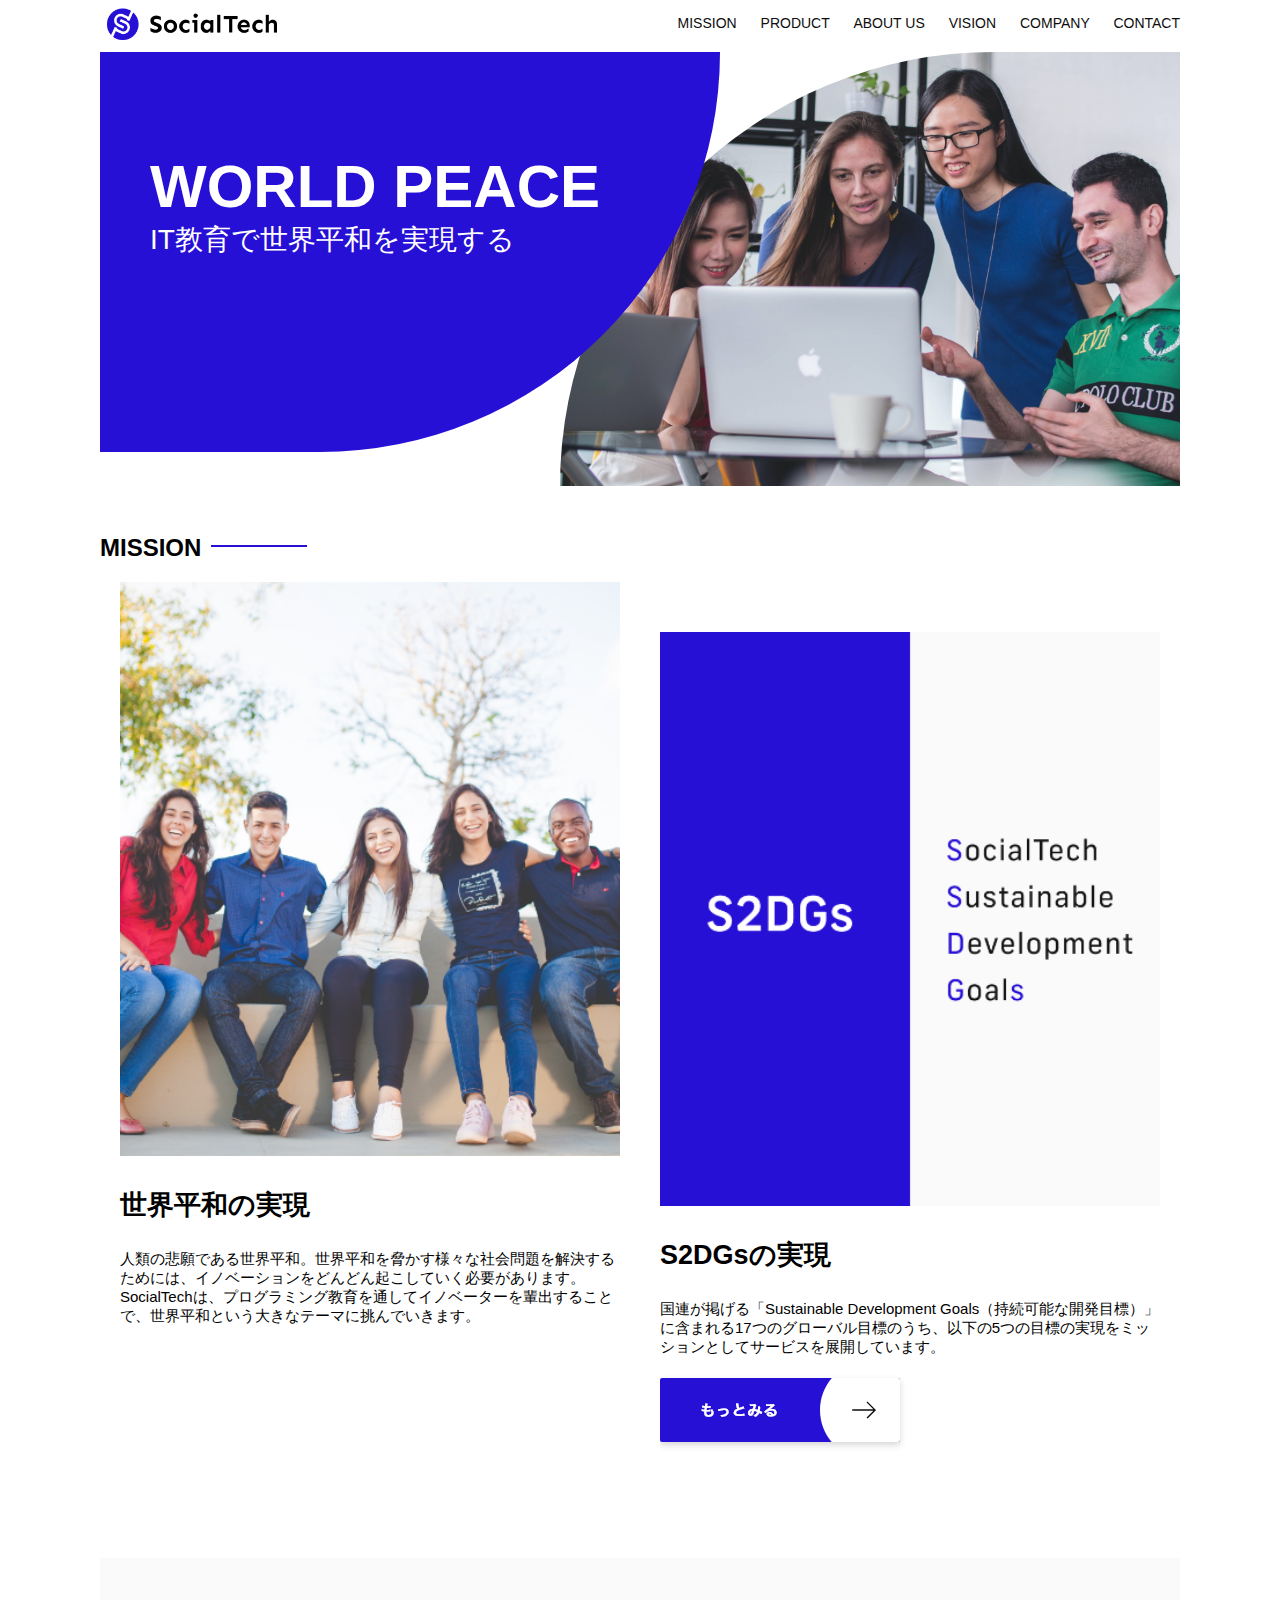
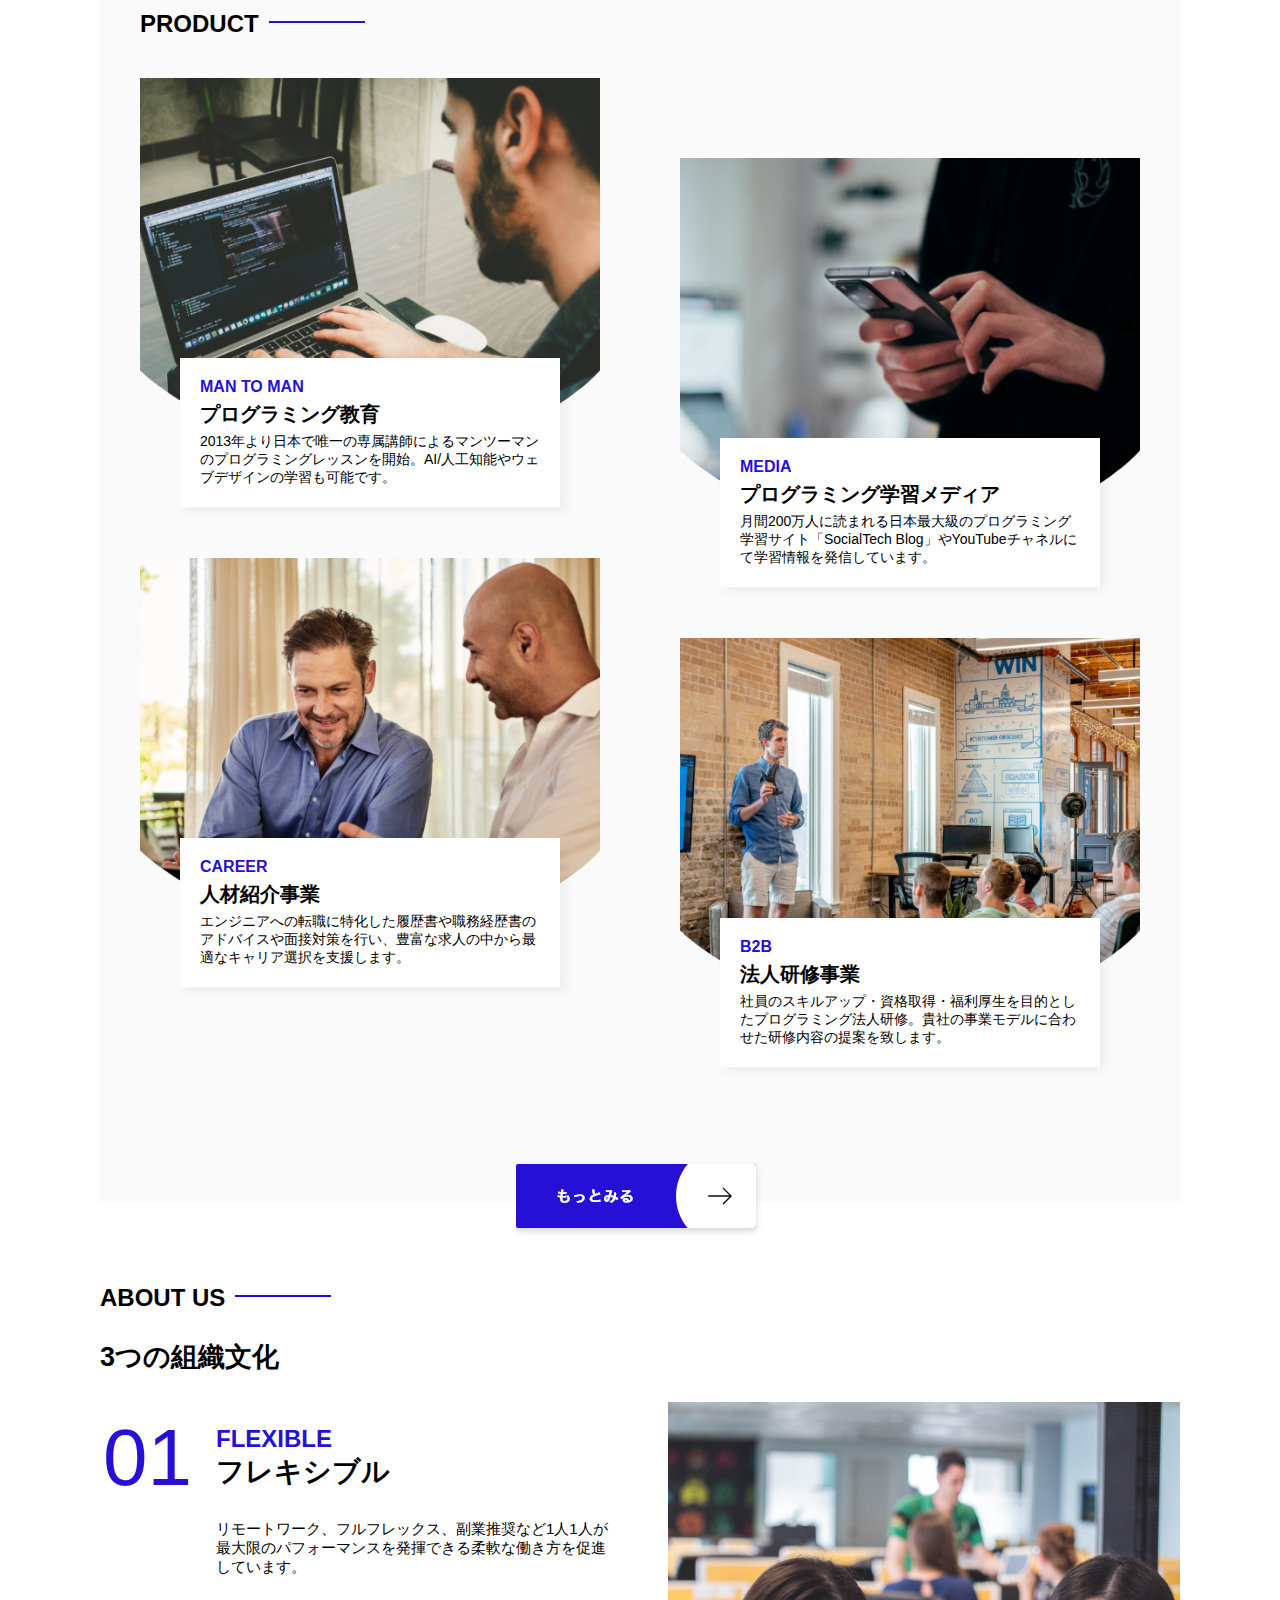
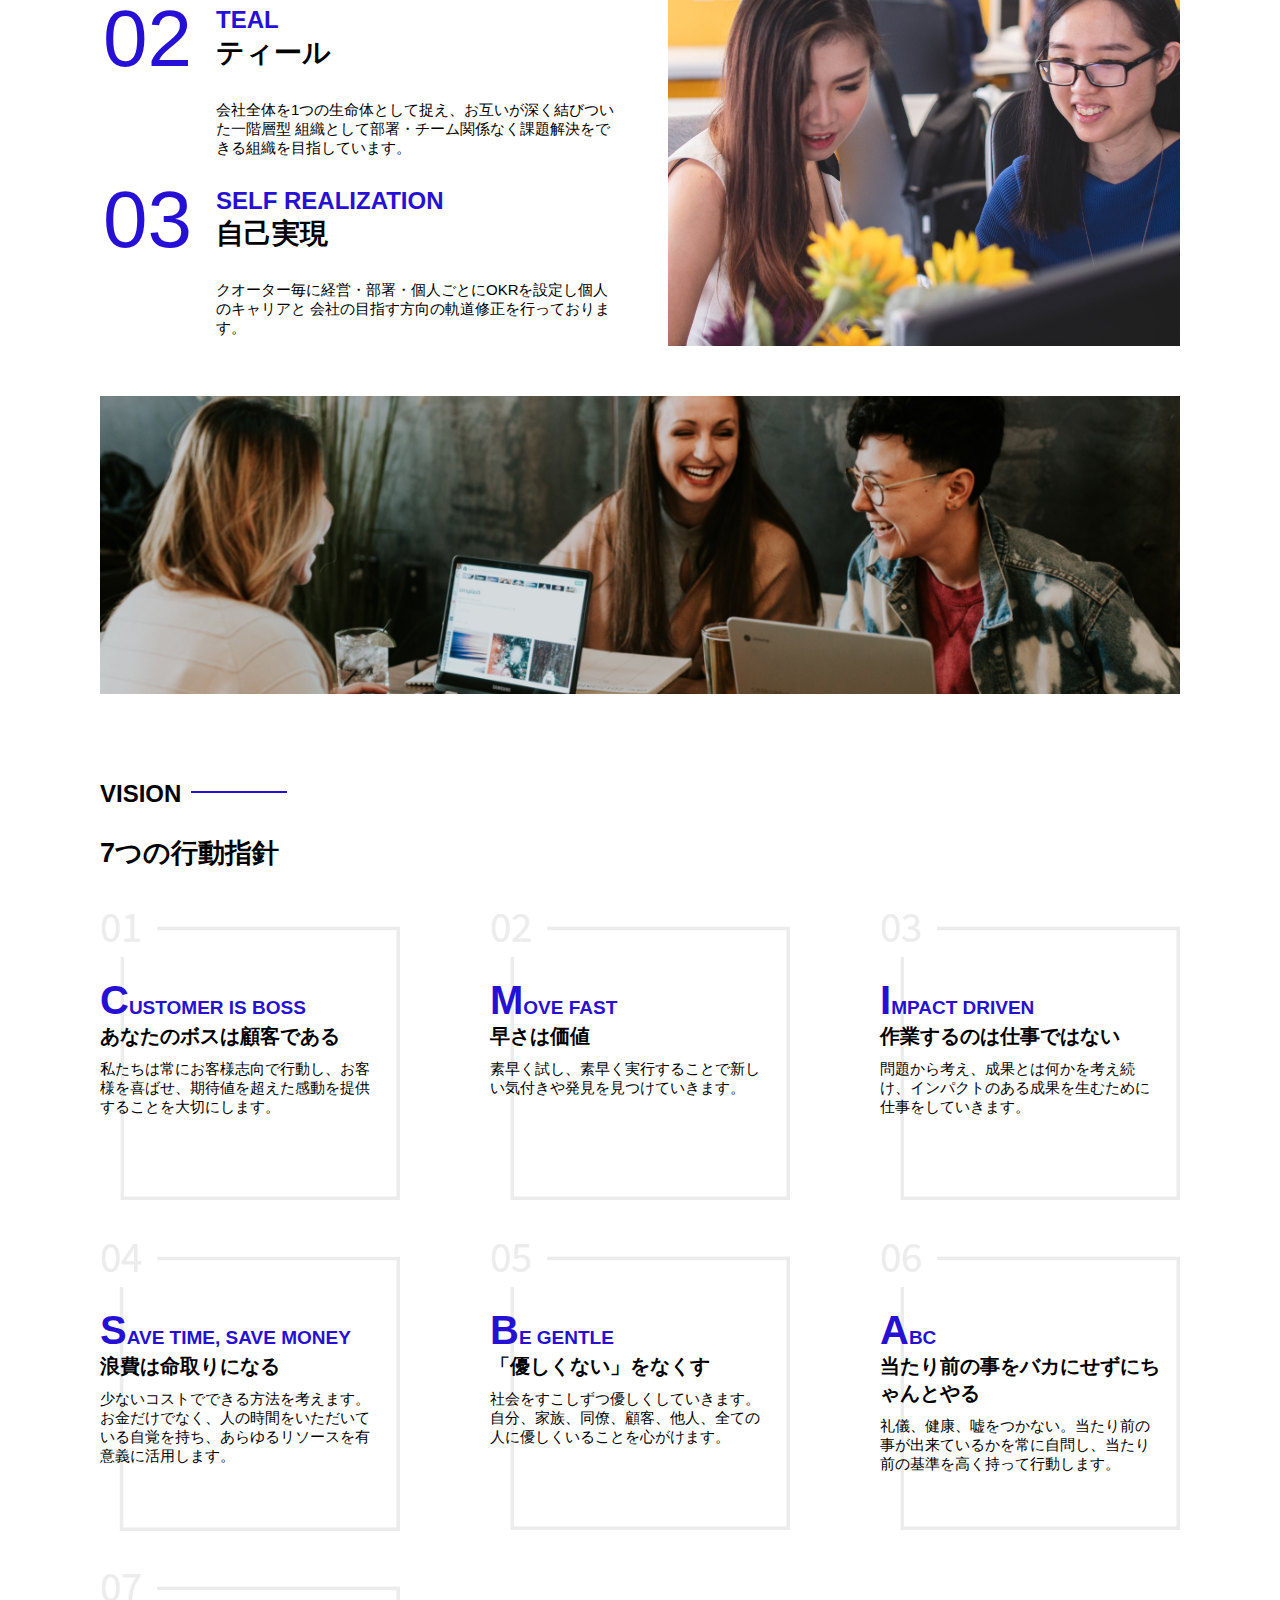
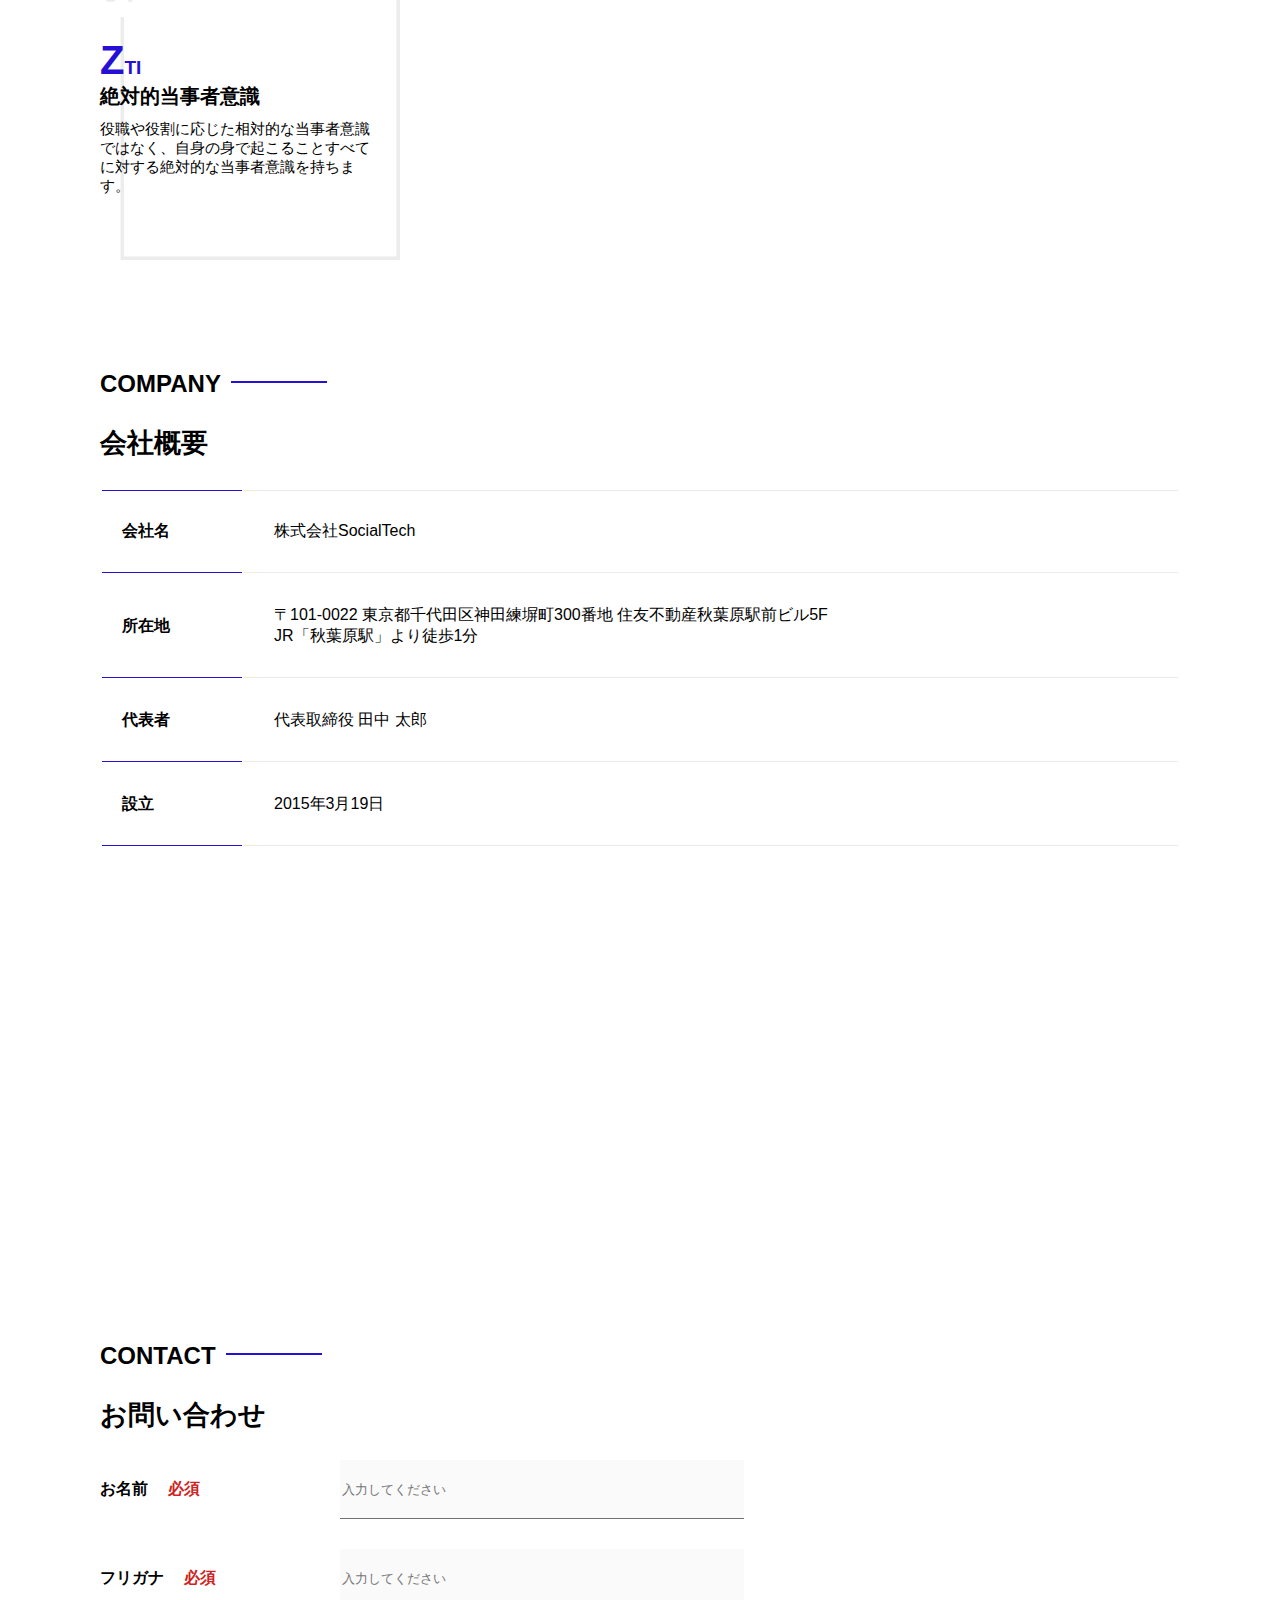
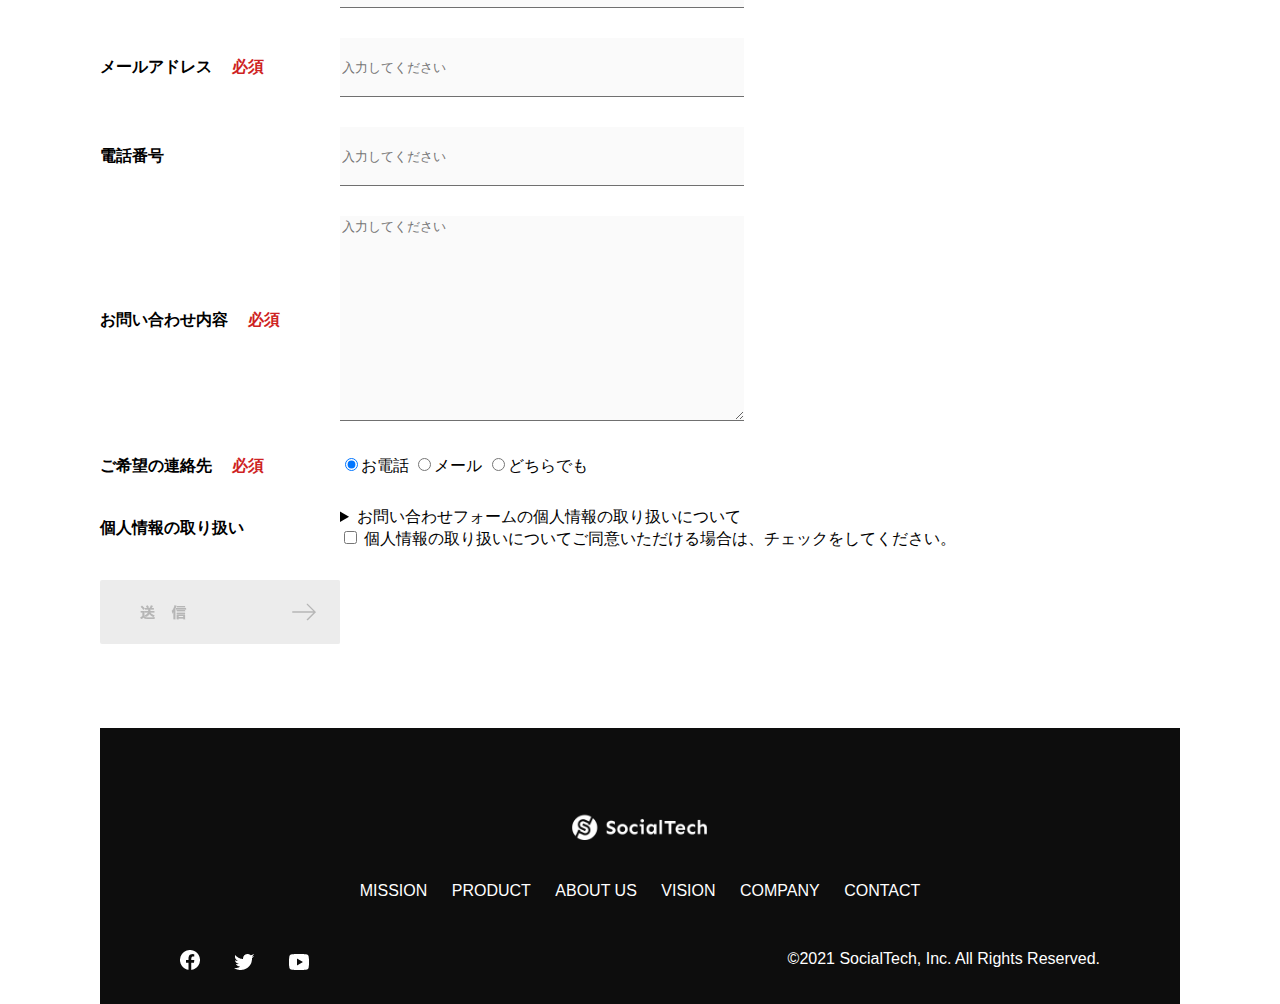
<file: kadai_tutorial_output/index.html>
<!DOCTYPE html>
<html lang="en">

<head>
  <title>SocialTech</title>
  <meta charset="UTF-8">
  <meta name="description" content="SocialTechはEdTech業界のリーディングカンパニーを目指します。">
  <meta name="viewport" content="width=device-width, initial-scale=1.0">
  <link rel="stylesheet" href="style.css">
</head>

<body>
  <!-- ヘッダー -->
  <header>
    <!-- ロゴ -->
    <a href="index.html" id="logo"><img src="images/logo.png" alt="トップページに戻る"></a>
      <!-- PC用ナビゲーション -->
      <nav id="nav-pc">
        <a href="mission.html">MISSION</a>
        <a href="product.html">PRODUCT</a>
        <a href="index.html#aboutus">ABOUT US</a>
        <a href="index.html#vision">VISION</a>
        <a href="index.html#company">COMPANY</a>
        <a href="index.html#contact">CONTACT</a>
      </nav>
        <!-- スマホ用メニューボタン -->
    <img id="menu-sp" src="images/button-menu.png" alt="ナビゲーションを開く" onclick="document.getElementById('nav-sp').style.display = 'block'">
    <!-- スマホ用ナビゲーション -->
    <nav id="nav-sp">
      <img id="close" src="images/button-close.png" alt="ナビゲーションを閉じる" onclick="document.getElementById('nav-sp').style.display = 'none'">
      <a id="logo-sp" href="index.html" onclick="document.getElementById('nav-sp').style.display = 'none'"><img
          src="images/logo-sp.png" alt="トップページに戻る"></a>
      <a class="menu" href="mission.html" onclick="document.getElementById('nav-sp').style.display = 'none'">MISSION</a>
      <a class="menu" href="product.html" onclick="document.getElementById('nav-sp').style.display = 'none'">PRODUCT</a>
      <a class="menu" href="index.html#aboutus" onclick="document.getElementById('nav-sp').style.display = 'none'">ABOUT
        US</a>
      <a class="menu" href="index.html#vision"
        onclick="document.getElementById('nav-sp').style.display = 'none'">VISION</a>
      <a class="menu" href="index.html#company"
        onclick="document.getElementById('nav-sp').style.display = 'none'">COMPANY</a>
      <a class="menu" href="index.html#contact"
        onclick="document.getElementById('nav-sp').style.display = 'none'">CONTACT</a>
      <div id="sns">
        <a href="https://www.facebook.com/sejuku2013"><img src="images/button-facebook.png" alt="Facebookのリンク"></a>
        <a href="https://twitter.com/samuraijuku"><img src="images/button-twitter.png" alt="Twitterのリンク"></a>
        <a href="https://www.youtube.com/channel/UCCFOQO5aDK0xXam4cUQXT8g"><img src="images/button-youtube.png" alt="YouTubeのリンク"></a>
      </div>
    </nav>
  </header>
  <main>
    <article>
      <!-- メインビジュアル -->
      <section id="main-visual">
        <div id="main-message">
          <h1>WORLD PEACE</h1>
          <p>IT教育で世界平和を実現する</p>
        </div>
        <img src="images/index/index-main.png" alt="PCの周りに集まる多国籍の仲間たち">
      </section>
      <!-- ミッション -->
      <section id="mission">
        <h2 class="index-h2">MISSION</h2>
        <div id="mission-flex">
          <div>
            <img id="mission-photo" src="images/index/index-mission.png" alt="屋外のベンチで写真を撮影する多国籍の仲間たち">
            <h3>世界平和の実現</h3>
            <p>
              人類の悲願である世界平和。世界平和を脅かす様々な社会問題を解決するためには、イノベーションをどんどん起こしていく必要があります。SocialTechは、プログラミング教育を通してイノベーターを輩出することで、世界平和という大きなテーマに挑んでいきます。
            </p>
          </div>
          <div>
            <img id="s2dgs" src="images/index/s2dgs.png" alt="S2DGs">
            <h3>S2DGsの実現</h3>
            <p>国連が掲げる「Sustainable Development Goals（持続可能な開発目標）」に含まれる17つのグローバル目標のうち、以下の5つの目標の実現をミッションとしてサービスを展開しています。</p>
            <a href="mission.html">
              <img src="images/button-more.png" alt="もっとみる">
            </a>
          </div>
        </div>
      </section>
      <!-- プロダクト -->
      <section id="product">
        <h2 class="index-h2">PRODUCT</h2>
        <div>
          <div id="product-left">
            <div>
              <img class="product-photo" src="images/index/index-mantoman.png" alt="PCでコードを書く男性">
              <div class="product-explain">
                <span>MAN TO MAN</span>
                <h3>プログラミング教育</h3>
                <p>2013年より日本で唯一の専属講師によるマンツーマンのプログラミングレッスンを開始。AI/人工知能やウェブデザインの学習も可能です。</p>
              </div>
            </div>
            <div>
              <img class="product-photo" src="images/index/index-career.png" alt="笑顔で話し合う2人の男性">
              <div class="product-explain">
                <span>CAREER</span>
                <h3>人材紹介事業</h3>
                <p>エンジニアへの転職に特化した履歴書や職務経歴書のアドバイスや面接対策を行い、豊富な求人の中から最適なキャリア選択を支援します。</p>
              </div>
            </div>
          </div>
          <div id="product-right">
            <div>
              <img class="product-photo" src="images/index/index-media.png" alt="スマートフォンを操作する人">
              <div class="product-explain">
                <span>MEDIA</span>
                <h3>プログラミング学習メディア</h3>
                <p>月間200万人に読まれる日本最大級のプログラミング学習サイト「SocialTech Blog」やYouTubeチャネルにて学習情報を発信しています。</p>
              </div>
            </div>
            <div>
              <img class="product-photo" src="images/index/index-b2b.png" alt="講演中の男性とそれを聴く人々">
              <div class="product-explain">
                <span>B2B</span>
                <h3>法人研修事業</h3>
                <p>社員のスキルアップ・資格取得・福利厚生を目的としたプログラミング法人研修。貴社の事業モデルに合わせた研修内容の提案を致します。</p>
              </div>
            </div>
          </div>
        </div>
        <div>
          <a id="product-more" href="product.html">
            <img src="images/button-more.png" alt="もっとみる">
          </a>
        </div>
      </section>
      <!-- ABOUT US -->
      <section id="aboutus">
        <h2 class="index-h2">ABOUT US</h2>
        <h3>3つの組織文化</h3>
        <div>
          <table class="culture-table">
            <tr>
              <td>
                <span class="culture-num">01</span>
              </td>
              <td>
                <span class="culture-en">FLEXIBLE</span>
                <span class="culture-jp">フレキシブル</span>
              </td>
            </tr>
            <tr>
              <td>
                <!-- 空のセル -->
              </td>
              <td>
                <p class="culture-description">
                  リモートワーク、フルフレックス、副業推奨など1人1人が最大限のパフォーマンスを発揮できる柔軟な働き方を促進しています。
                </p>
              </td>
            </tr>
            <tr>
              <td>
                <span class="culture-num">02</span>
              </td>
              <td>
                <span class="culture-en">TEAL</span>
                <span class="culture-jp">ティール</span>
              </td>
            </tr>
            <tr>
              <td>
                <!-- 空のセル -->
              </td>
              <td>
                <p class="culture-description">
                  会社全体を1つの生命体として捉え、お互いが深く結びついた一階層型
                  組織として部署・チーム関係なく課題解決をできる組織を目指しています。
                </p>
              </td>
            </tr>
            <tr>
              <td>
                <span class="culture-num">03</span>
              </td>
              <td>
                <span class="culture-en">SELF REALIZATION</span>
                <span class="culture-jp">自己実現</span>
              </td>
            </tr>
            <tr>
              <td>
                <!-- 空のセル -->
              </td>
              <td>
                <p class="culture-description">
                  クオーター毎に経営・部署・個人ごとにOKRを設定し個人のキャリアと
                  会社の目指す方向の軌道修正を行っております。
                </p>
              </td>
            </tr>
          </table>
          <img class="culture-img" src="images/index/index-aboutus1.png" alt="笑顔で話し合う2人の女性">
        </div>
        <img class="culture-img2" src="images/index/index-aboutus2.png" alt="笑顔で話し合う3人の男女">
      </section>
      <!-- VISION -->
      <section id="vision">
        <h2 class="index-h2">VISION</h2>
        <h3>7つの行動指針</h3>
        <div>
          <div class="vision-box">
            <img src="images/index/vision-01.png" alt="01">
            <span>
              <h4>CUSTOMER IS BOSS</h4>
              <h5>あなたのボスは顧客である</h5>
              <p>私たちは常にお客様志向で行動し、お客様を喜ばせ、期待値を超えた感動を提供することを大切にします。</p>
            </span>
          </div>
          <div class="vision-box">
            <img src="images/index/vision-02.png" alt="02">
            <span>
              <h4>MOVE FAST</h4>
              <h5>早さは価値</h5>
              <p>素早く試し、素早く実行することで新しい気付きや発見を見つけていきます。</p>
            </span>
          </div>
          <div class="vision-box">
            <img src="images/index/vision-03.png" alt="03">
            <span>
              <h4>IMPACT DRIVEN</h4>
              <h5>作業するのは仕事ではない</h5>
              <p>問題から考え、成果とは何かを考え続け、インパクトのある成果を生むために仕事をしていきます。</p>
            </span>
          </div>
          <div class="vision-box">
            <img src="images/index/vision-04.png" alt="04">
            <span>
              <h4>SAVE TIME, SAVE MONEY</h4>
              <h5>浪費は命取りになる</h5>
              <p>少ないコストでできる方法を考えます。お金だけでなく、人の時間をいただいている自覚を持ち、あらゆるリソースを有意義に活用します。</p>
            </span>
          </div>
          <div class="vision-box">
            <img src="images/index/vision-05.png" alt="05">
            <span>
              <h4>BE GENTLE</h4>
              <h5>「優しくない」をなくす</h5>
              <p>社会をすこしずつ優しくしていきます。自分、家族、同僚、顧客、他人、全ての人に優しくいることを心がけます。</p>
            </span>
          </div>
          <div class="vision-box">
            <img src="images/index/vision-06.png" alt="06">
            <span>
              <h4>ABC</h4>
              <h5>当たり前の事をバカにせずにちゃんとやる</h5>
              <p>礼儀、健康、嘘をつかない。当たり前の事が出来ているかを常に自問し、当たり前の基準を高く持って行動します。</p>
            </span>
          </div>
          <div class="vision-box">
            <img src="images/index/vision-07.png" alt="07">
            <span>
              <h4>ZTI</h4>
              <h5>絶対的当事者意識</h5>
              <p>役職や役割に応じた相対的な当事者意識ではなく、自身の身で起こることすべてに対する絶対的な当事者意識を持ちます。</p>
            </span>
          </div>
        </div>
      </section>
      <!-- COMPANY -->
      <section id="company">
        <h2 class="index-h2">COMPANY</h2>
        <h3>会社概要</h3>
        <table id="company-table">
          <tr>
            <th class="tableheader-first">会社名</th>
            <td class="cell-first">株式会社SocialTech</td>
          </tr>
          <tr>
            <th class="tableheader">所在地</th>
            <td class="cell">〒101-0022 東京都千代田区神田練塀町300番地 住友不動産秋葉原駅前ビル5F<br>JR「秋葉原駅」より徒歩1分</td>
          </tr>
          <tr>
            <th class="tableheader">代表者</th>
            <td class="cell">代表取締役 田中 太郎</td>
          </tr>
          <tr>
            <th class="tableheader">設立</th>
            <td class="cell">2015年3月19日</td>
          </tr>
        </table>
        <iframe
          src="https://www.google.com/maps/embed?pb=!1m18!1m12!1m3!1d3240.0688551336807!2d139.7720776771055!3d35.69992317258124!2m3!1f0!2f0!3f0!3m2!1i1024!2i768!4f13.1!3m3!1m2!1s0x60188fee13660e23%3A0x77137876edf742ac!2z5L2P5Y-L5LiN5YuV55Sj56eL6JGJ5Y6f6aeF5YmN44OT44Or!5e0!3m2!1sja!2sjp!4v1704858013291!5m2!1sja!2sjp"
          style="border:0;" allowfullscreen="" loading="lazy">
        </iframe>
      </section>
      <!-- お問い合わせフォーム -->
      <section id="contact">
        <h2 class="index-h2">CONTACT</h2>
        <h3>お問い合わせ</h3>
        <form>
          <div>
            <div class="contact-heading">
              <label class="contact-label">お名前<span class="contact-span">必須</span></label>
            </div>
            <div>
              <input type="text" name="name" placeholder="入力してください" class="contact-textbox">
            </div>
          </div>
          <div>
            <div class="contact-heading">
              <label class="contact-label">フリガナ<span class="contact-span">必須</span></label>
            </div>
            <div>
              <input type="text" name="hurigana" placeholder="入力してください" class="contact-textbox">
            </div>
          </div>
          <div>
            <div class="contact-heading">
              <label class="contact-label">メールアドレス<span class="contact-span">必須</span></label>
            </div>
            <div>
              <input type="text" name="email" placeholder="入力してください" class="contact-textbox">
            </div>
          </div>
          <div>
            <div class="contact-heading">
              <label class="contact-label">電話番号</label>
            </div>
            <div>
              <input type="text" name="tel" placeholder="入力してください" class="contact-textbox">
            </div>
          </div>
          <div>
            <div class="contact-heading">
              <label class="contact-label">お問い合わせ内容<span class="contact-span">必須</span></label>
            </div>
            <div>
              <textarea class="contact-textarea" placeholder="入力してください" name="message"></textarea>
            </div>
          </div>
          <div>
            <div class="contact-heading">
              <label class="contact-label">ご希望の連絡先<span class="contact-span">必須</span></label>
            </div>
            <div>
              <input class="radiobutton" type="radio" value="tel" name="contact" checked><label>お電話</label>
              <input class="radiobutton" type="radio" value="mail" name="contact"><label>メール</label>
              <input class="radiobutton" type="radio" value="both" name="contact"><label>どちらでも</label>
            </div>
          </div>
          <div>
            <div class="contact-heading">
              <label class="contact-label">個人情報の取り扱い</label>
            </div>
            <div>
              <details>
                <summary>お問い合わせフォームの個人情報の取り扱いについて</summary>
                <div>
                  <span>１．組織の名称又は氏名</span><br>
                  株式会社SocialTech<br><br>
                  <span>２．個人情報保護管理者（若しくはその代理人）の氏名又は職名、所属及び連絡先
                    鈴木 一郎 コーポレート部</span><br>
                  メールアドレス：samurai@example.com<br>
                  TEL：03-1234-5678<br>
                  <span>３．個人情報の利用目的</span><br>
                  ・本サービス及び本サービスに関連する情報の提供又はそれらに関する連絡のため<br>
                  ・ユーザーの本人確認のため<br>
                  ・当社サービスのご案内のため<br>
                  ・当社の商品等の広告または宣伝（電子メールによるものを含むものとします。）<br><br>
                  <span>４．個人情報の取り扱い業務の委託</span><br>
                  個人情報の取扱業務の全部または一部を外部に業務委託する場合があります。<br>
                  その際、弊社は、個人情報を適切に保護できる管理体制を敷き実行していることを条件として<br>
                  委託先を厳選したうえで、機密保持契約を委託先と締結し、お客様の個人情報を厳密に管理させます。<br><br>
                  <span>５．個人情報の開示等の請求</span><br>
                  お客様は、弊社に対してご自身の個人情報の開示等（利用目的の通知、開示、内容の訂正・追加・削除、利用の停止または消去、第三者への提供の停止）に関して、当社問合わせ窓口に申し出ることができます。<br>
                  その際、弊社はお客様ご本人を確認させていただいたうえで、合理的な期間内に対応いたします。<br><br>
                  なお、個人情報に関する弊社問合わせ先は、次の通りです。<br><br>
                  株式会社SocialTech　個人情報問合せ窓口<br>
                  〒101-0022 東京都千代田区神田練塀町300番地 住友不動産秋葉原駅前ビル5F<br>
                  メールアドレス：samurai@example.com　TEL：03-1234-5678<br><br>
                  <span>６．個人情報を提供されることの任意性について</span><br><br>
                  お客様がご自身の個人情報を弊社に提供されるか否かは、お客様のご判断によりますが、もしご提供されない場合には、適切なサービスが提供できない場合がありますので予めご了承ください。
                </div>
              </details>
              <input type="checkbox" name="agree">
              <span>個人情報の取り扱いについてご同意いただける場合は、チェックをしてください。</span>
            </div>
          </div>
          <input type="image" src="images/button-submit.png" alt="送信する">
        </form>
      </section>
    </article>
    <footer>
      <div id="footer-logo">
        <img src="images/logo-sp.png" alt="SocialTech">
      </div>
      <div id="footer-link">
        <a href="mission.html">MISSION</a>
        <a href="product.html">PRODUCT</a>
        <a href="index.html#aboutus">ABOUT US</a>
        <a href="index.html#vision">VISION</a>
        <a href="index.html#company">COMPANY</a>
        <a href="index.html#contact">CONTACT</a>
      </div>
      <div id="sns-footer">
        <a href="https://www.facebook.com/sejuku2013"><img src="images/button-facebook.png" alt="Facebookのリンク"></a>
        <a href="https://twitter.com/samuraijuku"><img src="images/button-twitter.png" alt="Twitterのリンク"></a>
        <a href="https://www.youtube.com/channel/UCCFOQO5aDK0xXam4cUQXT8g"><img src="images/button-youtube.png" alt="YouTubeのリンク"></a>
        <span id="copyright">&copy;2021 SocialTech, Inc. All Rights Reserved. </span>
      </div>
    </footer>
  </main>
</body>

</html>
</file>
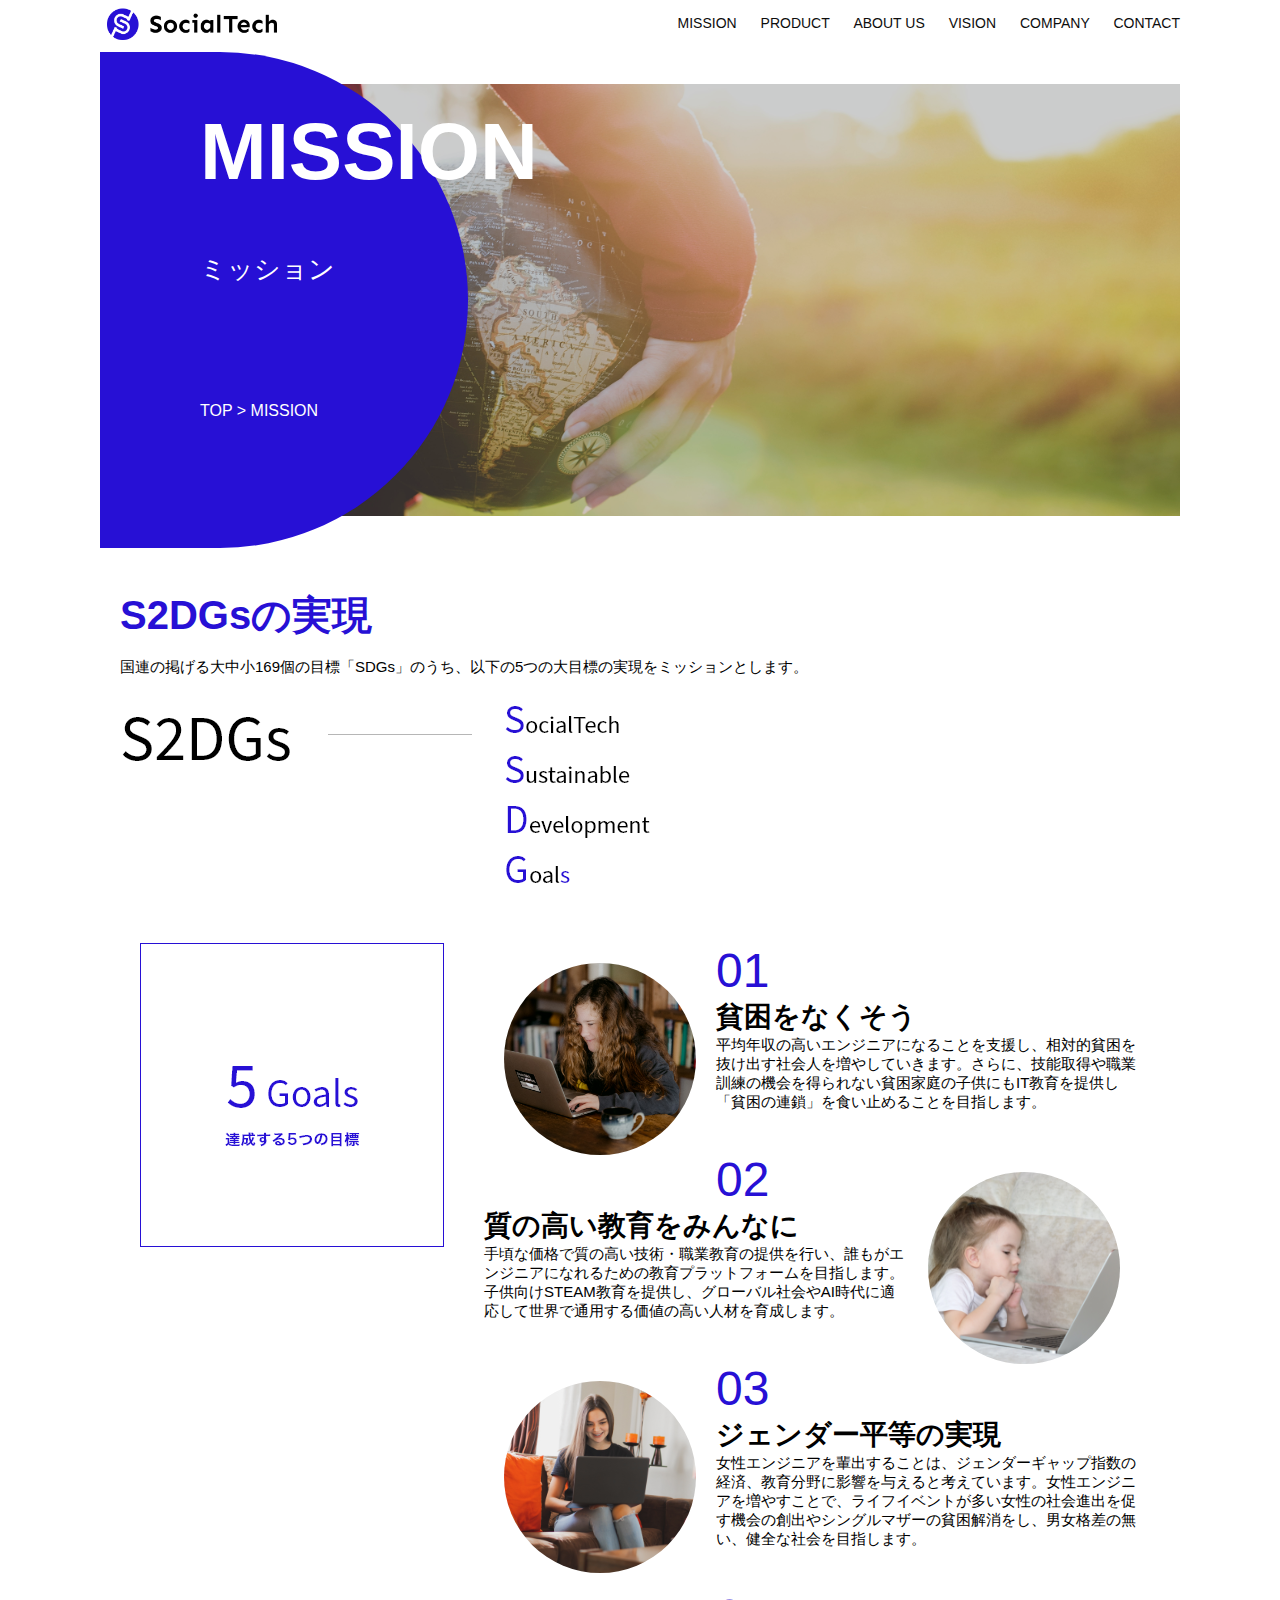
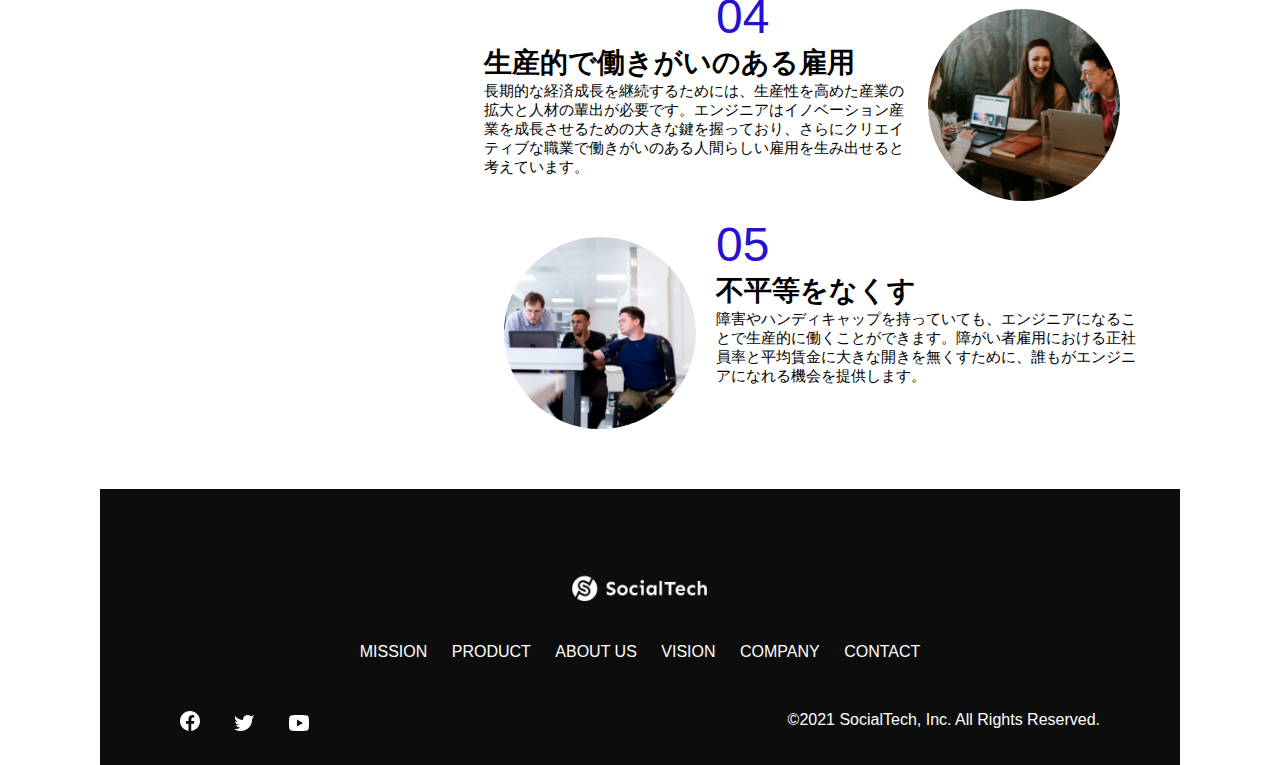
<file: kadai_tutorial_output/mission.html>
<!DOCTYPE html>
<html>
<head>
  <title>SocialTech - MISSION ミッション -</title>
  <meta charset="UTF-8">
  <meta name="description" content="SocialTechが目指す5つの目標（S2DGs）を紹介します">
  <meta name="viewport" content="width=device-width, initial-scale=1.0">
  <link rel="stylesheet" href="style.css">
</head>

<body>
  <!-- ヘッダー -->
  <header>
    <!-- ロゴ -->
    <a href="index.html" id="logo"><img src="images/logo.png" alt="トップページに戻る"></a>

    <!-- PC用ナビゲーション -->
    <nav id="nav-pc">
      <a href="mission.html">MISSION</a>
      <a href="product.html">PRODUCT</a>
      <a href="index.html#aboutus">ABOUT US</a>
      <a href="index.html#vision">VISION</a>
      <a href="index.html#company">COMPANY</a>
      <a href="index.html#contact">CONTACT</a>
    </nav>

    <!-- スマホ用メニューボタン -->
    <img id="menu-sp" src="images/button-menu.png" alt="ナビゲーションを開く" onclick="document.getElementById('nav-sp').style.display = 'block'">

    <!-- スマホ用ナビゲーション -->
    <nav id="nav-sp">
      <img id="close" src="images/button-close.png" alt="ナビゲーションを閉じる" onclick="document.getElementById('nav-sp').style.display = 'none'">
      <a id="logo-sp" href="index.html" onclick="document.getElementById('nav-sp').style.display = 'none'"><img
          src="images/logo-sp.png" alt="トップページに戻る"></a>
      <a class="menu" href="mission.html" onclick="document.getElementById('nav-sp').style.display = 'none'">MISSION</a>
      <a class="menu" href="product.html" onclick="document.getElementById('nav-sp').style.display = 'none'">PRODUCT</a>
      <a class="menu" href="index.html#aboutus" onclick="document.getElementById('nav-sp').style.display = 'none'">ABOUT
        US</a>
      <a class="menu" href="index.html#vision"
        onclick="document.getElementById('nav-sp').style.display = 'none'">VISION</a>
      <a class="menu" href="index.html#company"
        onclick="document.getElementById('nav-sp').style.display = 'none'">COMPANY</a>
      <a class="menu" href="index.html#contact"
        onclick="document.getElementById('nav-sp').style.display = 'none'">CONTACT</a>
      <div id="sns">
        <a href="https://www.facebook.com/sejuku2013"><img src="images/button-facebook.png" alt="Facebookのリンク"></a>
        <a href="https://twitter.com/samuraijuku"><img src="images/button-twitter.png" alt="Twitterのリンク"></a>
        <a href="https://www.youtube.com/channel/UCCFOQO5aDK0xXam4cUQXT8g"><img src="images/button-youtube.png" alt="YouTubeのリンク"></a>
      </div>
    </nav>
  </header>
  <main>
    <article>
      <section id="mission-main">
        <div id="mission-title">
          <h1>MISSION</h1>
          <span>ミッション</span>
          <div>TOP > MISSION</div>
        </div>
      </section>
        <section id="mission-s2dgs">
          <h2 class="mission-h2">S2DGsの実現</h2>
          <p>国連の掲げる大中小169個の目標「SDGs」のうち、以下の5つの大目標の実現をミッションとします。</p>
          <img src="images/mission/mission-s2dgs.png" alt="S2DGs">
        </section>
        <section id="mission-5goals">
          <div>
            <img id="s2dgs-image" src="images/mission/mission-5goals.png" alt="5Goals">
          </div>
          <div>
            <div>
              <img class="fivegoals-image-left" src="images/mission/mission-5goals01.png" alt="PCを操作する女の子">
              <span class="fivegoals-number">01</span>
              <h3 class="fivegoals-h3">貧困をなくそう</h3>
              <p class="fivegoals-p">
                平均年収の高いエンジニアになることを支援し、相対的貧困を抜け出す社会人を増やしていきます。さらに、技能取得や職業訓練の機会を得られない貧困家庭の子供にもIT教育を提供し「貧困の連鎖」を食い止めることを目指します。
              </p>
            </div>
    
            <div>
              <img class="fivegoals-image-right" src="images/mission/mission-5goals02.png" alt="PCを見つめる小さい女の子">
              <span class="fivegoals-number">02</span>
              <h3 class="fivegoals-h3">質の高い教育をみんなに</h3>
              <p class="fivegoals-p">
                手頃な価格で質の高い技術・職業教育の提供を行い、誰もがエンジニアになれるための教育プラットフォームを目指します。子供向けSTEAM教育を提供し、グローバル社会やAI時代に適応して世界で通用する価値の高い人材を育成します。
              </p>
            </div>
    
            <div>
              <img class="fivegoals-image-left" src="images/mission/mission-5goals03.png" alt="PCを操作する女性">
              <span class="fivegoals-number">03</span>
              <h3 class="fivegoals-h3">ジェンダー平等の実現</h3>
              <p class="fivegoals-p">
                女性エンジニアを輩出することは、ジェンダーギャップ指数の経済、教育分野に影響を与えると考えています。女性エンジニアを増やすことで、ライフイベントが多い女性の社会進出を促す機会の創出やシングルマザーの貧困解消をし、男女格差の無い、健全な社会を目指します。
              </p>
            </div>
    
            <div>
              <img class="fivegoals-image-right" src="images/mission/mission-5goals04.png" alt="笑顔で話し合う3人の男女">
              <span class="fivegoals-number">04</span>
              <h3 class="fivegoals-h3">生産的で働きがいのある雇用</h3>
              <p class="fivegoals-p">
                長期的な経済成長を継続するためには、生産性を高めた産業の拡大と人材の輩出が必要です。エンジニアはイノベーション産業を成長させるための大きな鍵を握っており、さらにクリエイティブな職業で働きがいのある人間らしい雇用を生み出せると考えています。
              </p>
            </div>
    
            <div>
              <img class="fivegoals-image-left" src="images/mission/mission-5goals05.png" alt="障害を持つ男性が生き生きと働く様子">
              <span class="fivegoals-number">05</span>
              <h3 class="fivegoals-h3">不平等をなくす</h3>
              <p class="fivegoals-p">
                障害やハンディキャップを持っていても、エンジニアになることで生産的に働くことができます。障がい者雇用における正社員率と平均賃金に大きな開きを無くすために、誰もがエンジニアになれる機会を提供します。
              </p>
            </div>
          </div>
        </section>
    </article>
    <footer>
      <div id="footer-logo">
        <img src="images/logo-sp.png" alt="SocialTech">
      </div>
      <div id="footer-link">
        <a href="mission.html">MISSION</a>
        <a href="product.html">PRODUCT</a>
        <a href="index.html#aboutus">ABOUT US</a>
        <a href="index.html#vision">VISION</a>
        <a href="index.html#company">COMPANY</a>
        <a href="index.html#contact">CONTACT</a>
      </div>
      <div id="sns-footer">
        <a href="https://www.facebook.com/sejuku2013"><img src="images/button-facebook.png" alt="Facebookのリンク"></a>
        <a href="https://twitter.com/samuraijuku"><img src="images/button-twitter.png" alt="Twitterのリンク"></a>
        <a href="https://www.youtube.com/channel/UCCFOQO5aDK0xXam4cUQXT8g"><img src="images/button-youtube.png" alt="YouTubeのリンク"></a>
        <span id="copyright">&copy;2021 SocialTech, Inc. All Rights Reserved. </span>
      </div>
    </footer>
  </main>
</body>

</html>
</file>
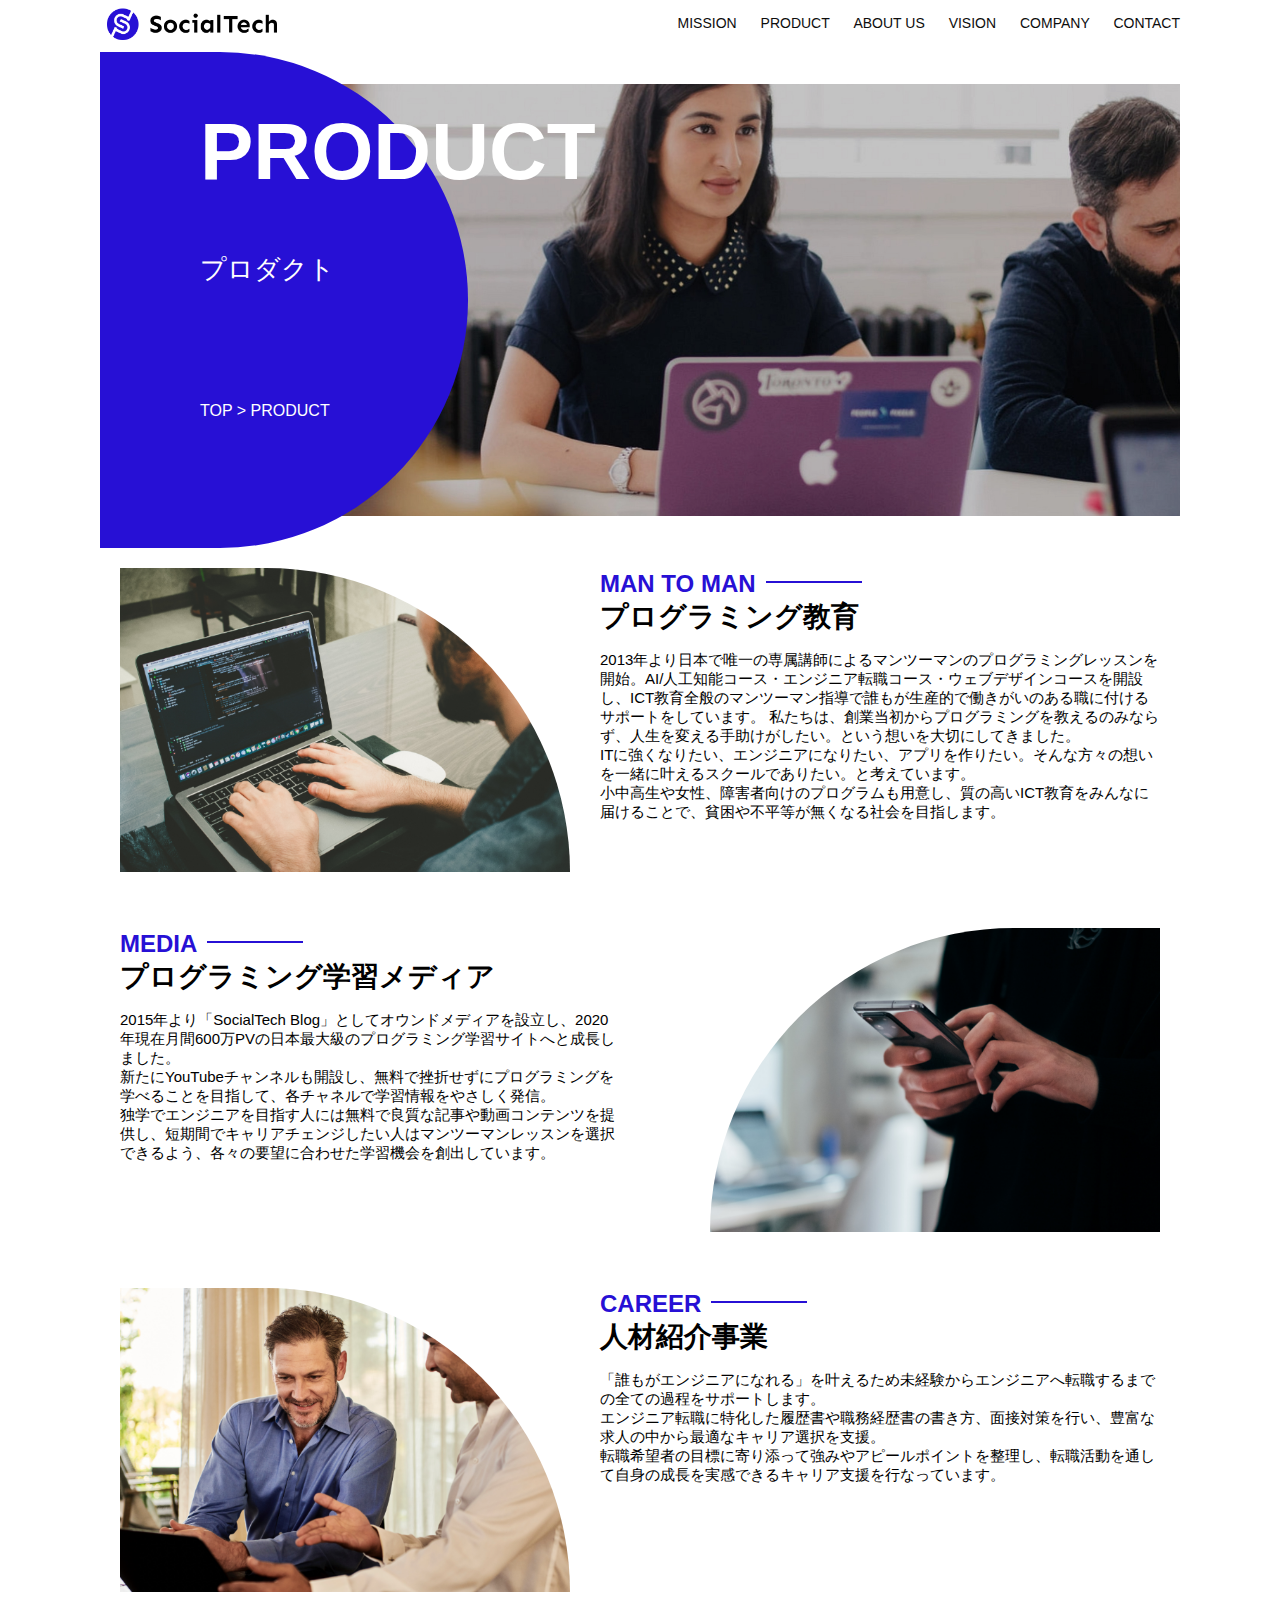
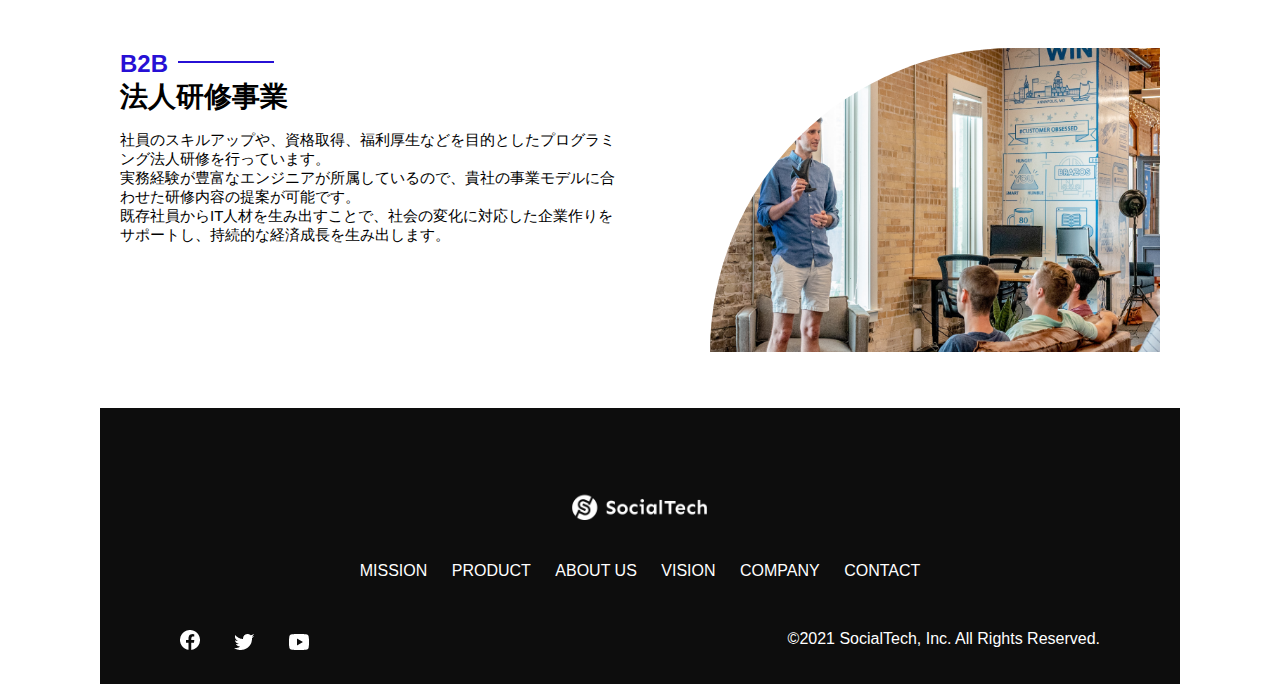
<file: kadai_tutorial_output/product.html>
<!DOCTYPE html>
<html>
<head>
  <title>SocialTech -PRODUCT プロダクト-</title>
  <meta charset="UTF-8">
  <meta name="description" content="SocialTechの4つのプロダクトを紹介します">
  <meta name="viewport" content="width=device-width, initial-scale=1.0">
  <link rel="stylesheet" href="style.css">
</head>

<body>
  <!-- ヘッダー -->
  <header>
    <!-- ロゴ -->
    <a href="index.html" id="logo"><img src="images/logo.png" alt="トップページに戻る"></a>

    <!-- PC用ナビゲーション -->
    <nav id="nav-pc">
      <a href="mission.html">MISSION</a>
      <a href="product.html">PRODUCT</a>
      <a href="index.html#aboutus">ABOUT US</a>
      <a href="index.html#vision">VISION</a>
      <a href="index.html#company">COMPANY</a>
      <a href="index.html#contact">CONTACT</a>
    </nav>

    <!-- スマホ用メニューボタン -->
    <img id="menu-sp" src="images/button-menu.png" alt="ナビゲーションを開く" onclick="document.getElementById('nav-sp').style.display = 'block'">

    <!-- スマホ用ナビゲーション -->
    <nav id="nav-sp">
      <img id="close" src="images/button-close.png" alt="ナビゲーションを閉じる" onclick="document.getElementById('nav-sp').style.display = 'none'">
      <a id="logo-sp" href="index.html" onclick="document.getElementById('nav-sp').style.display = 'none'"><img
          src="images/logo-sp.png" alt="トップページに戻る"></a>
      <a class="menu" href="mission.html" onclick="document.getElementById('nav-sp').style.display = 'none'">MISSION</a>
      <a class="menu" href="product.html" onclick="document.getElementById('nav-sp').style.display = 'none'">PRODUCT</a>
      <a class="menu" href="index.html#aboutus" onclick="document.getElementById('nav-sp').style.display = 'none'">ABOUT
        US</a>
      <a class="menu" href="index.html#vision"
        onclick="document.getElementById('nav-sp').style.display = 'none'">VISION</a>
      <a class="menu" href="index.html#company"
        onclick="document.getElementById('nav-sp').style.display = 'none'">COMPANY</a>
      <a class="menu" href="index.html#contact"
        onclick="document.getElementById('nav-sp').style.display = 'none'">CONTACT</a>
      <div id="sns">
        <a href="https://www.facebook.com/sejuku2013"><img src="images/button-facebook.png" alt="Facebookのリンク"></a>
        <a href="https://twitter.com/samuraijuku"><img src="images/button-twitter.png" alt="Twitterのリンク"></a>
        <a href="https://www.youtube.com/channel/UCCFOQO5aDK0xXam4cUQXT8g"><img src="images/button-youtube.png" alt="YouTubeのリンク"></a>
      </div>
    </nav>
  </header>
  <main>
    <article>
      <section id="product-main">
        <div id="product-title">
          <h1>PRODUCT</h1>
          <span>プロダクト</span>
          <div>TOP > PRODUCT</div>
        </div>
      </section>
      <section class="product-section1">
        <img src="images/product/product-mantoman.png" alt="PCでコードを書く男性">
        <div>
          <h2 class="product-h2">MAN TO MAN</h2>
          <h3 class="product-h3">プログラミング教育</h3>
          <p>
            2013年より日本で唯一の専属講師によるマンツーマンのプログラミングレッスンを開始。AI/人工知能コース・エンジニア転職コース・ウェブデザインコースを開設し、ICT教育全般のマンツーマン指導で誰もが生産的で働きがいのある職に付けるサポートをしています。
            私たちは、創業当初からプログラミングを教えるのみならず、人生を変える手助けがしたい。という想いを大切にしてきました。<br>ITに強くなりたい、エンジニアになりたい、アプリを作りたい。そんな方々の想いを一緒に叶えるスクールでありたい。と考えています。<br>小中高生や女性、障害者向けのプログラムも用意し、質の高いICT教育をみんなに届けることで、貧困や不平等が無くなる社会を目指します。
          </p>
        </div>
      </section>
      <section class="product-section2">
        <div>
          <h2 class="product-h2">MEDIA</h2>
          <h3 class="product-h3">プログラミング学習メディア</h3>
          <p>2015年より「SocialTech
            Blog」としてオウンドメディアを設立し、2020年現在月間600万PVの日本最大級のプログラミング学習サイトへと成長しました。<br>新たにYouTubeチャンネルも開設し、無料で挫折せずにプログラミングを学べることを目指して、各チャネルで学習情報をやさしく発信。<br>独学でエンジニアを目指す人には無料で良質な記事や動画コンテンツを提供し、短期間でキャリアチェンジしたい人はマンツーマンレッスンを選択できるよう、各々の要望に合わせた学習機会を創出しています。
          </p>
        </div>
        <img src="images/product/product-media.png" alt="スマートフォンを操作する人">
      </section>
      <section class="product-section1">
        <img src="images/product/product-career.png" alt="笑顔で話し合う2人の男性">
        <div>
          <h2 class="product-h2">CAREER</h2>
          <h3 class="product-h3">人材紹介事業</h3>
          <p>
            「誰もがエンジニアになれる」を叶えるため未経験からエンジニアへ転職するまでの全ての過程をサポートします。<br>エンジニア転職に特化した履歴書や職務経歴書の書き方、面接対策を行い、豊富な求人の中から最適なキャリア選択を支援。<br>転職希望者の目標に寄り添って強みやアピールポイントを整理し、転職活動を通して自身の成長を実感できるキャリア支援を行なっています。<br>
          </p>
        </div>
      </section>
      <section class="product-section2">
        <div>
          <h2 class="product-h2">B2B</h2>
          <h3 class="product-h3">法人研修事業</h3>
          <p>
            社員のスキルアップや、資格取得、福利厚生などを目的としたプログラミング法人研修を行っています。<br>実務経験が豊富なエンジニアが所属しているので、貴社の事業モデルに合わせた研修内容の提案が可能です。<br>既存社員からIT人材を生み出すことで、社会の変化に対応した企業作りをサポートし、持続的な経済成長を生み出します。
          </p>
        </div>
        <img src="images/product/product-b2b.png" alt="講演中の男性とそれを聴く人々">
      </section>
      </article>
    <footer>
      <div id="footer-logo">
        <img src="images/logo-sp.png" alt="SocialTech">
      </div>
      <div id="footer-link">
        <a href="mission.html">MISSION</a>
        <a href="product.html">PRODUCT</a>
        <a href="index.html#aboutus">ABOUT US</a>
        <a href="index.html#vision">VISION</a>
        <a href="index.html#company">COMPANY</a>
        <a href="index.html#contact">CONTACT</a>
      </div>
      <div id="sns-footer">
        <a href="https://www.facebook.com/sejuku2013"><img src="images/button-facebook.png" alt="Facebookのリンク"></a>
        <a href="https://twitter.com/samuraijuku"><img src="images/button-twitter.png" alt="Twitterのリンク"></a>
        <a href="https://www.youtube.com/channel/UCCFOQO5aDK0xXam4cUQXT8g"><img src="images/button-youtube.png" alt="YouTubeのリンク"></a>
        <span id="copyright">&copy;2021 SocialTech, Inc. All Rights Reserved. </span>
      </div>
    </footer>
  </main>
</body>

</html>
</file>
<file: kadai_tutorial_output/style.css>
/* PC、スマホ共通スタイル */
body {
  font-family: "Source Sans Pro", "Hiragino Kaku Gothic ProN", Meiryo, Arial, sans-serif;
}

p {
  font-size: 15px;
}

.arrow-right {	
  color: #2710d5;	
}	

#submit {	
  margin-top: 50px;	
}

/*================
  PC用のスタイル 
=================  */
@media screen and (min-width: 768px) {
/* 横幅設定 */
body {
  max-width: 1080px;
  min-width: 900px;
  margin: 0 auto 0 auto;
}

/* ヘッダー */
header {
  display: flex;
  justify-content: space-between;
}

/* ナビゲーションのレイアウト */
#nav-pc {
  font-size: 14px;
  padding-top: 15px;
}

/* ナビゲーションのリンクの装飾設定 */
#nav-pc > a {
  text-decoration: none;
  margin-left: 20px;
}

#nav-pc > a:link {
  color: #0d0d0d;
}

#nav-pc > a:visited {
  color:  #0d0d0d;
}

#nav-pc > a:hover {
  color: #0d0d0d;
  text-decoration: underline;
}

#nav-pc > a:active {
  color: #0d0d0d;
}

/* スマホ用ナビを非表示 */
#nav-sp,
#menu-sp {
display: none;
}

/* メインビジュアル */
#main-visual {
  position: relative;
  height: 400px;
}

#main-message {
  position: absolute;
  top: 0;
  left: 0;
  background-color: #2710d5;
  color: #ffffff;
  border-radius: 0 0 476px 0;
  max-width: 620px;
  height: 100%;
  width: 100%;
  z-index: 11;
}

#main-message > h1 {
  font-size: 60px;
  font-weight: bold;
  margin: 100px 0 0 50px;
}

#main-message > p {
  font-size: 28px;
  margin: 0 0 0 50px;
}

#main-visual > img {
  max-width: 620px;
  border-radius: 476px 0 0 0;
  position: absolute;
  top: 0;
  right: 0;
  z-index: 10;
}

/* 見出し */
h2 {
  margin: 40px 0 0 0 ;
}

h2::after {
  content: url("images/line.png");
  margin-left: 10px;
}

h3 {
  font-size: 27px;
}

/* ミッション */
#mission {
  margin: 80px auto 80px auto;
  width: 100%;
}

#mission-flex {
  width: 100%;
  display: flex;
}

#mission-flex > div {
  width: 50%;
  margin: 20px;
}

#mission-photo {
  width: 100%;
}

#s2dgs {
  margin-top: 50px;
  width: 100%;
}

/* プロダクト */
#product {
  background-color: #fafafa;
  margin: 80px 0 80px 0;
  padding: 10px 40px 0px 40px;
}

/* 外枠 */
#product > div {
  margin-top: 40px;
  display: flex;
}

/* 左のカラム */
#product-left {
  width: 50%;
  margin-right: 20px;
}

/* 右のカラム */
#product-right {
  width: 50%;
  margin-left: 20px;
  margin-top: 80px;
}

/* 写真＋説明の枠 */
#product-left > div {
position: relative;
height: 480px;
margin-right: 20px;
}

#product-right > div {
  position: relative;
  height: 480px;
  margin-left: 20px;
}

/* 写真 */
.product-photo {
  width: 100%;
}

/* 説明文の枠 */
.product-explain {
  background-color: #ffffff;
  position: absolute;
  left: 0;
  top: 280px;
  margin: 0 40px 0 40px;
  padding: 20px;
  box-shadow: 5px 5px 10px rgba(0,0,0,0.05);
}

/* 説明文の英語 */
.product-explain > span {
  color: #2710d5;
  font-weight: bold;
  font-size: 16px;
  margin: 0px;
}

/* 説明文の見出し */
.product-explain > h3 {
  font-size: 20px;
  margin: 5px 0 5px 0;
}

/* 説明文 */	
.product-explain > p {	
  font-size: 14px;	
  margin: 0;	
}

/* もっと見るボタン */
#product-more {
  margin: 0 auto -42px auto;
}

/* ABOUT US */
#aboutus {
  margin: 80px auto 80px auto;
}

/* 3つの組織文化と写真を入れる枠 */
#aboutus > div {
  display: flex;
}

/* 写真 */
.culture-img {
  width: 100%;
  align-self: flex-start;
}

.culture-img2 {
  margin-top: 50px;
  width: 100%;
}

/* 3つの組織文化の表 */
.culture-table {
  margin-right: 50px;
}

/* 番号 */
.culture-num {
  font-size: 80px;
  color: #2710d5;
  margin: 0 20px 0 0;
}

/* 組織文化英語 */
.culture-en {
  color: #2710d5;
  font-weight: bold;
  font-size: 24px;
  display: block;
}

/* 組織文化日本語 */
  .culture-jp {
    font-size: 28px;
    font-weight: bold;
  }

  /* 説明文 */
  .culture-description {
    margin: 0;
  }

   /* ビジョン */
  #vision {
    margin: 80px auto 80px auto;
  }
  
  /* セクション内の外枠 */
  #vision > div {
    width: 100%;
    display: flex;
    justify-content: space-between;
    flex-wrap: wrap;
  }
  
  /* 7つの行動指針の枠 */
  .vision-box {
    width: 300px;
    height: 300px;
    margin-bottom: 30px;
    position: relative;
  }

  .vision-box > img {
    width: 100%;
    height: auto;
    position: absolute;
    top: 0;
    left: 0;
    z-index: 30;
  }
  
  .vision-box > span {
    position: absolute;
    top: 0;
    left: 0;
    z-index: 31;
    margin-right: 20px;
  }
  
  .vision-box > span > h4 {
    color: #2710d5;
    font-size: 19px;
    margin: 80px 0 0 0;
  }
  
  .vision-box > span > h4::first-letter {
    font-size: 40px;
  }
  
  .vision-box > span > h5 {
    font-size: 20px;
    margin: 0 0 0 0;
  }
  
  .vision-box > span > p {
    margin: 10px 0 0 0;
  }

   /* 会社概要 */
  #company {
    margin: 80px auto 80px auto;
  }

  #company-table {
    width: 100%;
  }

  .tableheader {
    text-align: left;
    padding: 20px;
    border-bottom-color: #2710d5;
    border-bottom-width: 1px;
    border-bottom-style: solid;
    width: 100px;
  }

  .tableheader-first {
    text-align: left;
    padding: 20px;
    border-bottom-color: #2710d5;
    border-bottom-width: 1px;
    border-bottom-style: solid;
    border-top-color: #2710d5;
    border-top-width: 1px;
    border-top-style: solid;
    width: 100px;
  }

  .cell {
    padding: 30px;
    border-bottom-color: #ececec;
    border-bottom-width: 1px;
    border-bottom-style: solid;
  }

  .cell-first {
    padding: 30px;
    border-bottom-color: #ececec;
    border-bottom-width: 1px;
    border-bottom-style: solid;
    border-top-color: #ececec;
    border-top-width: 1px;
    border-top-style: solid;
  }

  #company > iframe {
    width: 100%;
    height: 368px;
    margin-top: 40px;
  }

   /* お問い合わせ */
  #contact {
    margin: 80px auto 80px auto;
  }
  
  /* 外枠 */
  #contact > form > div {
    display: flex;
    flex-direction: row;
    flex-wrap: wrap;
    padding-bottom: 30px;
  }

   /* 左列の見出し */
  .contact-heading {
    width: 240px;
    align-self: center;
  }
  /* 見出しのラベル */
  .contact-label {
    font-weight: bold;
  }
  /* 必須 */
  .contact-span {
    color: #ce2222;
    margin: 0 0 0 20px;
    font-weight: bold;
  }

  /* テキストボックス */
  .contact-textbox {
    border-top: 0px;
    border-left: 0px;
    border-right: 0px;
    border-bottom-width: 1px;
    border-bottom-color: #707070;
    border-bottom-style: solid;
    background-color: #fafafa;
    height: 56px;
    width: 400px;
  }
  /* お問い合わせ内容のテキストエリア */
  .contact-textarea {
    border-top: 0px;
    border-left: 0px;
    border-right: 0px;
    border-bottom-width: 1px;
    border-bottom-color: #707070;
    background-color: #fafafa;
    width: 400px;
    height: 200px;
  }

   /* 個人情報の取り扱い */
  details {
    width: 700px;
  }
  details > div {
    background-color: #fafafa;
    padding: 20px;
  } 
  details > div > span {
    font-weight: bold;
  }

   /* フッター */
  footer {
    background-color: #0d0d0d;
    text-align: center;
    padding: 80px 80px 30px 80px;
  }
  
  #footer-logo {
    margin-bottom: 30px;
  }

  #footer-link {
    margin-bottom: 50px;
  }
  #footer-link > a {
    text-decoration: none;
    margin: 10px;
  }
  #footer-link > a:link {
    color: #ffffff;
  }
  #footer-link > a:visited {
    color: #ffffff;
  }
  #footer-link > a:hover {
    color: #ffffff;
    text-decoration: underline;
  }
  
  #footer-link > a:active {
    color: #ffffff;
  }

  #sns-footer {
    text-align: left;
    width: 100%;
  }

  #sns-footer > a {
    margin-right: 30px;
  }
  
  #copyright {
    color: #ffffff;
    float: right;
  }

     /* mission.html用スタイル */
   /* ミッションのメインビジュアル */
  #mission-main {
    height: 496px;
    width: 100%;
    background-image: url("images/mission/mission-main.png");
    background-repeat: no-repeat;
    background-position-y: center;
  }

  #mission-title {
    background-color: #2710d5;
    width: 368px;
    color: #ffffff;
    height: 496px;
    border-radius: 0 248px 248px 0;
    position: relative;
  }

  #mission-title > h1 {
    position: absolute;
    top: 0;
    left: 100px;
    font-size: 80px;
  }

  #mission-title > span {
    position: absolute;
    top: 200px;
    left: 100px;
    font-size: 26px;
  }

  #mission-title > div {
    position: absolute;
    top: 350px;
    left: 100px;
    font-size: 16px;
  }

  #mission-s2dgs {
    width: 100%;
    margin: 20px;
  }

  .mission-h2 {
    color: #2710d5;
    font-size: 40px;
  }

  .mission-h2::after {
    content: none;
  }

  #mission-5goals {
    margin: 20px;
    display: flex;
  }

  #mission-5goals > div {
    flex-grow: 1;
    padding: 20px;
  }

  #mission-5goals > div > div {
    margin-bottom: 40px;
  }

  .fivegoals-image-right {
    float: right;
    margin: 20px;
  }

  .fivegoals-image-left {
    float: left;
    margin: 20px;
  }

  .fivegoals-number {
    color: #2710d5;
    font-size: 48px;
    margin: 0;
  }

  .fivegoals-h3 {
    font-size: 28px;
    margin: 0;
  }

  .fivegoals-p {
    margin: 0;
  }

    /* プロダクトページ */
  #product-main {
    height: 496px;
    width: 100%;
    background-image: url("images/product/product-main.png");
    background-repeat: no-repeat;
    background-position-y: center;
  }

  #product-title {
    background-color: #2710d5;
    width: 368px;
    color: #ffffff;
    height: 496px;
    border-radius: 0 248px 248px 0;
    position: relative;
  }
  #product-title > h1 {
    position: absolute;
    top: 0;
    left: 100px;
    font-size: 80px;
  }

  #product-title > span {
    position: absolute;
    top: 200px;
    left: 100px;
    font-size: 26px;
  }

  #product-title > div {
    position: absolute;
    top: 350px;
    left: 100px;
    font-size: 16px;
  }

    /* セクション1 */
  .product-section1 {
    position: relative;
    margin: 20px;
    height: 340px;
  }

  .product-section1 > img {
    position: absolute;
    top: 0;
    left: 0;
    width: 450px;
    margin: 0 40px 30px 0;
    border-radius: 0 432px 0 0;
  }

  .product-section1 > div {
    position: absolute;
    top: 0;
    left: 480px;
  }

  /* セクション2 */
  .product-section2 {
    position: relative;
    margin: 20px;
    height: 340px;
  }

  .product-section2 > img {
    position: absolute;
    top: 0;
    right: 0;
    width: 450px;
    margin: 0 0 30px 40px;
    border-radius: 432px 0 0 0;
  }

  .product-section2 > div {
    width: 500px;
    position: absolute;
    top: 0;
    left: 0;
  }

  .product-h2 {
    color: #2710d5;
    font-size: 24px;
    margin: 0;
  }

  .product-h3 {
    font-size: 28px;
    margin: 0;
  }
}

  /*====================
  スマートフォン用のスタイル
  =====================*/
@media screen and (max-width: 767px) {
  body {
    min-width: 375px;
    margin: 0;
  }

  /* PC用ナビゲーション非表示 */
  #nav-pc {
    display: none;
  }

  /* ハンバーガーメニュー */
  #menu-sp {
    float: right;
    padding: 0;
  }

  /* スマホ用ナビゲーションの表示切替 */
  /* 初期状態、レイアウトと非表示設定 */
  #nav-sp {
    background-color: #2710d5;
    position: absolute;
    left: 0;
    top: 0;
    height: 100%;
    width: 100%;
    display: none;
    z-index: 100;
  }

  /* ×ボタン */
  #close {
    position: absolute;
    top: 20px;
    right: 20px;
  }

/* ナビゲーションメニュー用ロゴ */
  #logo-sp {
    margin: 80px 0 30px 20px;
  }

  /* ナビゲーションのリンクの装飾設定 */
  #nav-sp > a {
    display: block;
  }

  #nav-sp > a:link {
    color: #ffffff;
  }

  #nav-sp > a:visited {
    color: #ffffff;
  }

  #nav-sp > a:hover {
    color: #ffffff;
    text-decoration: underline;
  }

  #nav-sp > a:active {
    color: #ffffff;
  }

  #nav-sp > .menu {
    text-decoration: none;
    display: block;
    margin: 0 20px 0 20px;
    height: 44px;
    font-size: 16px;
    background-image: url("images/arrow.png");
    background-repeat: no-repeat;
    background-position: right top;
  }

#sns {
    position: absolute;
    bottom: 20px;
    left: 20px;
  }

#sns > a {
    margin-right: 30px;
  }

  /* メインビジュアル */
  #main-visual {
    position: relative;
    height: 470px;
    width: 100%;
    overflow: hidden;
  }

#main-visual > div {
    position: absolute;
    top: 0;
    left: 0;
    background-color: #2710d5;
    color: white;
    border-radius: 0 0 476px 0;
    text-align: center;
    height: 280px;
    width: 100%;
    z-index: 11;
  }

#main-visual > div > h1 {
    font-size: 28px;
    margin: 90px 0 0 0;
  }

#main-visual > div > p {
    margin: 0;
  }

#main-visual > img {
    width: 100%;
    border-radius: 476px 0 0 0;
    z-index: 10;
    position: absolute;
    bottom: 0;
    right: 0;
  }

  /* 見出し */
  h2::after {
    content: url("images/line.png");
    margin-left: 10px;
  }

  h3 {
    font-size: 24px;
    margin: 10px 0 0 0;
  }

    /* ミッション */
  #mission {
    margin: 20px;
  }

  #mission-photo {
    width: 100%;
  }

  #s2dgs {
    width: 100%;
  }

      /* プロダクト */
  #product {
  background-color: #fafafa;
  padding-top: 10px;
  }

  #product h2 {
  margin-left: 20px;
  }
/* 外枠 */
/* 左右のカラム　スマホでは縦並び */
  #product-left,
  #product-right {
    margin-right: 20px;
    margin-left: 20px;
  }

  /* 写真＋説明の枠 */
  #product-left > div,
  #product-right > div {
    position: relative;
    height: 540px;
  }

  /* 説明文の枠 */
  .product-explain {
    background-color: #ffffff;
    position: absolute;
    left: 0;
    bottom: 50px;
    padding: 20px;
    box-shadow: 5px 5px 10px rgba(0, 0, 0, 0.05);
  }

  .product-explain > span {
    color: #2710d5;
    font-weight: bold;
    font-size: 16px;
    margin: 0px;
  }

  .product-explain > h3 {
    margin: 10px 0 10px 0;
  }

  /* 写真 */
  .product-photo {
    width: 100%;
  }

  #product-more > img {
    margin: 0 0 -42px 20px;
  }

  /* ABOUT US */
  #aboutus {
  margin: 80px 20px 80px 20px;
}

#aboutus > div {
  display: flex;
  flex-direction: column;
}

.culture-table {
  width: 100%;
  padding-right: 20px;
  order: 2;
}
.culture-img {
  width: 100%;
  order: 1;
}

.culture-img2 {
  width: 100%;
}

.culture-num {
  font-size: 80px;
  color: #2710d5;
}

.culture-en {
  color: #2710d5;
  font-weight: bold;
  font-size: 24px;
  display: block;
}

.culture-jp {
  display: block;
}

.culture-description {
  margin: 0;
}

    /* ビジョン */
  #vision {
    margin: 80px 20px 80px 20px;
  }

  .vision-box {
    width: 300px;
    height: 300px;
    margin-bottom: 30px;
    position: relative;
  }

  .vision-box > img {
    width: 100%;
    height: auto;
    position: absolute;
    top: 0;
    left: 0;
    z-index: 30;
  }

  .vision-box > span {
    position: absolute;
    top: 0;
    left: 0;
    z-index: 31;
    margin-right: 20px;
  }

  .vision-box > span > h4 {
    color: #2710d5;
    font-size: 19px;
    margin: 60px 0 0 0;
  }

  .vision-box > span > h5 {
    font-size: 20px;
    margin: 0 0 0 0;
  }
  .vision-box > span > p {
    margin: 10px 0 0 0;
  }

      /* 会社概要 */
  #company {
    margin: 0 20px 0 20px;
  }

  #company > h3 {
    margin-bottom: 20px;
  }

  #company-table {
    width: 100%;
  }

  .tableheader-first {
    text-align: left;
    padding: 20px;
    border-bottom-color: #2710d5;
    border-bottom-width: 1px;
    border-bottom-style: solid;
    border-top-color: #2710d5;
    border-top-width: 1px;
    border-top-style: solid;
    width: 50px;
  }
  .tableheader {
    text-align: left;
    padding: 20px;
    border-bottom-color: #2710d5;
    border-bottom-width: 1px;
    border-bottom-style: solid;
    width: 50px;
  }

  .cell-first {
    padding: 20px;
    border-bottom-color: #ececec;
    border-bottom-width: 1px;
    border-bottom-style: solid;
    border-top-color: #ececec;
    border-top-width: 1px;
    border-top-style: solid;
  }

  .cell {	
    padding: 20px;	
    border-bottom-color: #ececec;	
    border-bottom-width: 1px;
    border-bottom-style: solid;
    }

  #company > iframe {
    width: 100%;
    height: 240px;
    margin: 40px 0 0 0;
  }

    /* お問い合わせ */
  #contact {
  margin: 80px 20px 80px 20px;
  }

  #contact > h3 {
    margin-bottom: 20px;
  }

  #contact > form > div {
    margin-bottom: 20px;
  }

  .contact-heading {
    margin-bottom: 20px;
  }

      /* ラベル */
  .contact-label {
  font-weight: bold;
  }

  /* 必須 */
  .contact-span {
    color: #ce2222;
    margin: 0 0 0 20px;
    font-weight: bold;
  }

  .contact-textbox {
    height: 56px;
    border-top: 0;
    border-left: 0;
    border-right: 0;
    background-color: #fafafa;
    border-bottom-color: #707070;
    border-bottom-width: 1px;
    border-style: solid;
    min-width: 300px;
    width: 100%;
  }

  .contact-textarea {
    height: 150px;
    border-top: 0;
    border-left: 0;
    border-right: 0;
    background-color: #fafafa;
    width: 100%;
  }

  .radiobutton {
    margin-bottom: 20px;
  }

  .radiobutton + label::after {
    content: "\A";
    white-space: pre;
  }

      /* フッター */
  footer {
  background-color: #0d0d0d;
  padding: 30px 20px 50px 20px;
  }

  #footer-logo {
  margin-bottom: 30px;
  }

  #footer-link {
    margin-bottom: 50px;
  }
  #footer-link > a {
    text-decoration: none;
    margin: 0 20px 30px 0;
    display: block;
    background-image: url("images/arrow.png");
    background-repeat: no-repeat;
    background-position: right top;
  }
  #footer-link > a:link {
    color: #ffffff;
  }
  #footer-link > a:visited {
    color: #ffffff;
  }
  #footer-link > a:hover {
    color: #ffffff;
    text-decoration: underline;
  }
  #footer-link > a:active {
    color: #ffffff;
  }

  #sns-footer > a {
    margin-right: 30px;
  }

  #copyright {
    font-size: 12px;
    display: block;
    margin-top: 30px;
    color: #ffffff;
  }

      /* mission.html用スタイル */
  /* ミッションのメインビジュアル */
  #mission-main {
  height: 256px;
  width: 100%;
  background-image: url("images/mission/mission-main.png");
  background-repeat: no-repeat;
  background-position-y: center;
  background-size: auto 208px;
}

#mission-title {
  background-color: #2710d5;
  width: 136px;
  color: #ffffff;
  height: 256px;
  border-radius: 0 248px 248px 0;
  position: relative;
}
#mission-title > h1 {
  position: absolute;
  top: 0;
  left: 20px;
  font-size: 40px;
}

#mission-title > span {
  position: absolute;
  top: 110px;
  left: 20px;
  font-size: 18px;
}

#mission-title > div {
  position: absolute;
  top: 180px;
  left: 20px;
  font-size: 13px;
}

    /* ミッションページ　S2DGSの設定 */
  #mission-s2dgs {
    margin: 20px;
  }

  .mission-h2 {
    color: #2710d5;
    font-size: 38px;
    margin: 0px;
  }

  .mission-h2::after {
    content: none;
  }

  #mission-s2dgs > img {
    width: 100%;
  }

  #section-s2dgs > img {
    width: 100%;
  }

      /* ミッションページ　5つのゴールの設定 */
  #mission-5goals {
    margin: 20px;
  }

  #mission-5goals > div > div {
  margin-bottom: 40px;
  }

  #s2dgs-image {
    width: 100%;
  }
  .fivegoals-image-right {
    margin: 20px auto 20px auto;
    display: block;
  }

  .fivegoals-image-left {
    margin: 20px auto 20px auto;
    display: block;
  }

  .fivegoals-number {
    color: #2710d5;
    font-size: 48px;
    margin: 0;
  }

  .fivegoals-h3 {
    font-size: 28px;
    margin: 0;
  }
  .fivegoals-p {
    margin: 0;
  }

  /* プロダクトページ */
  #product-main {
    height: 256px;
    width: 100%;
    background-image: url("images/product/product-main.png");
    background-repeat: no-repeat;
    background-position-y: center;
    background-size: auto 208px;
  }
  #product-title {
    background-color: #2710d5;
    width: 136px;
    color: #ffffff;
    height: 256px;
    border-radius: 0 248px 248px 0;
    position: relative;
  }
  #product-title > h1 {
    position: absolute;
    top: 0;
    left: 20px;
    font-size: 40px;
  }
  #product-title > span {
    position: absolute;
    top: 110px;
    left: 20px;
    font-size: 18px;
  }
  #product-title > div {
    position: absolute;
    top: 180px;
    left: 20px;
    font-size: 13px;
  }

  .product-section1 {
    margin: 20px;
  }

  .product-section1 > img {
    width: 100%;
    border-radius: 0 300px 0 0;
  }
 
  .product-section2 {
    margin: 20px;
    display: flex;
    flex-direction: column;
  }

  .product-section2 > img {
    order: 1;
    width: 100%;
    border-radius: 300px 0 0 0;
  }

  .product-section2 > div {
    order: 2;
  }

  .product-h2 {
    color: #2710d5;
    font-size: 24px;
    margin: 0;
  }

  .product-h3 {
    font-size: 28px;
    margin: 0;
  }
}
</file>
